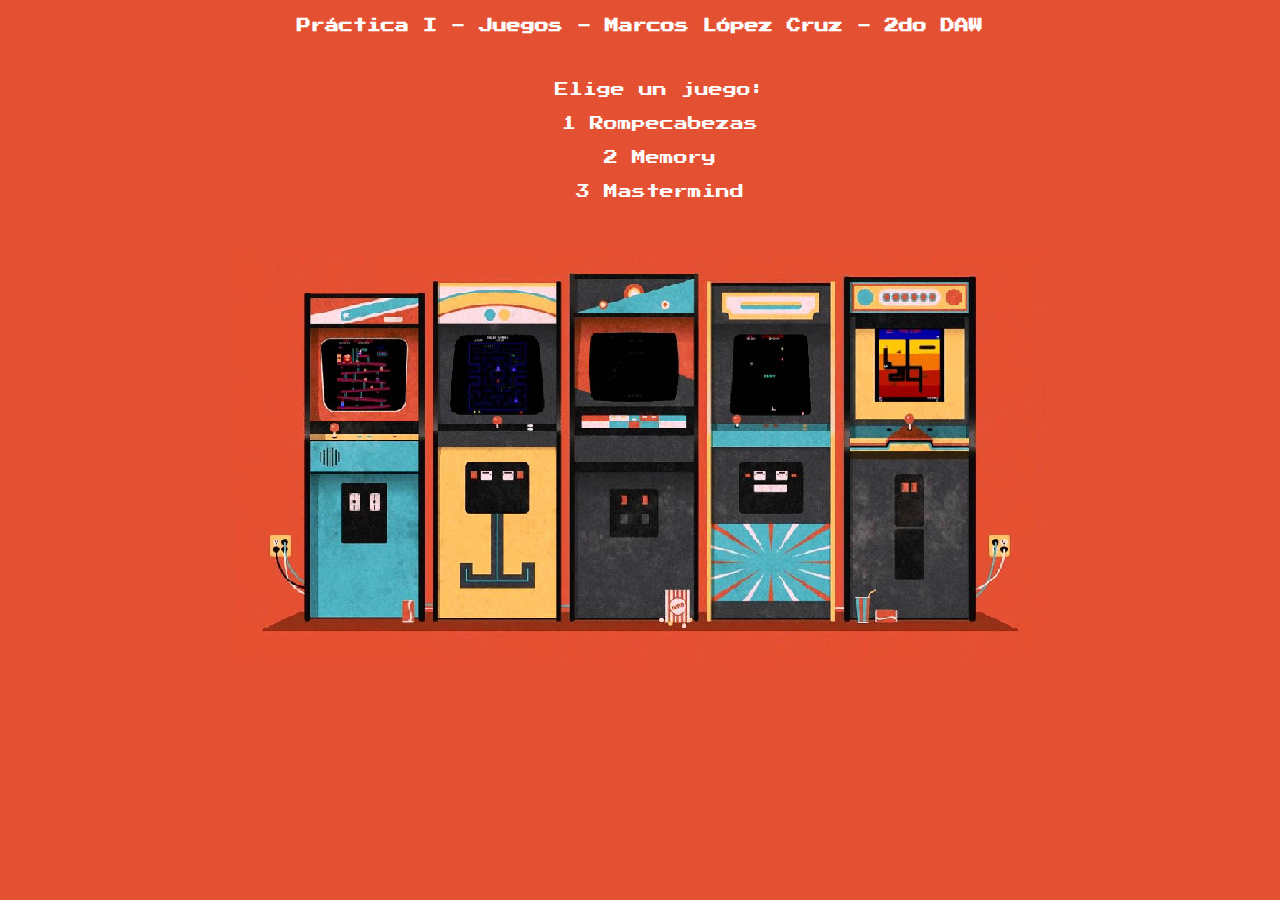
<file: index.html>
<!DOCTYPE html>
<html lang="es">

<head>
    <meta charset="UTF-8">
    <title>Práctica I - Juegos de mesa</title>
    <link rel="stylesheet" href="css/estilos.css">
</head>

<body>
    <h4>Práctica I - Juegos - Marcos López Cruz - 2do DAW</h4>
    <ul>
        <li>Elige un juego:</li>

        <li><a href="html/rompecabezas.html">1 Rompecabezas</a></li>

        <li> <a href="html/parejas.html"> 2 Memory</a></li>

        <li> <a href="html/mastermind.html">3 Mastermind</a></li>

    </ul>
    <img src="img/fondo.jpg" alt="">
    <audio src="musica/arcade.mp3" autoplay loop>
        <p>Su navegador no puede reproducir música.</p>
    </audio>
</body>

</html>
</file>
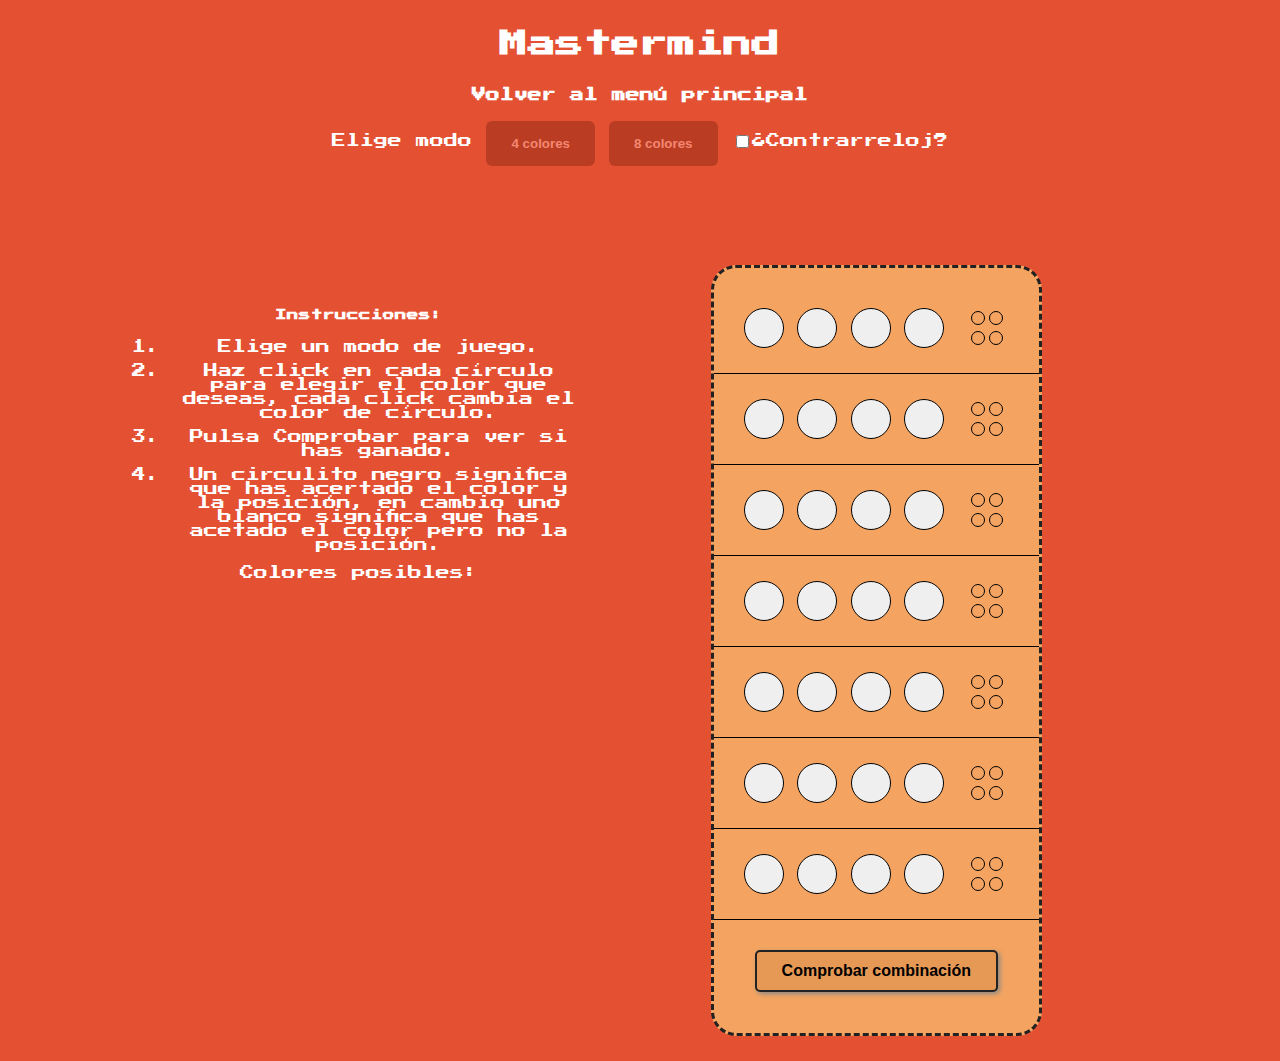
<file: html/mastermind.html>
<!DOCTYPE html>
<html lang="en">

<head>
    <meta charset="UTF-8">
    <title>Mastermind</title>
    <link rel="stylesheet" href="../css/mastermind.css">
    <script src="../js/mastermind.js">
    </script>
    <script src="../js/contrarreloj.js">
    </script>

</head>

<body>
    <h1>Mastermind</h1>
    <h4><a href="../index.html">Volver al menú principal</a></h4>
    <div id="cuadroModos">
        Elige modo
        <button class="modos" onclick="iniciarJuego(4);">4 colores</button>
        <button class="modos" onclick="iniciarJuego(8);">8 colores</button>
        <input type="checkbox" name="contrarreloj" id="contrarreloj">¿Contrarreloj?
    </div>
    <div id="reloj">
        <span id="minutos"></span>
        <span>:</span>
        <span id="segundos"></span>
    </div>
    <div id="instrucciones">
        <h5>Instrucciones:</h5>
        <ol>
            <li>Elige un modo de juego.</li>
            <li>Haz click en cada círculo para elegir el color que deseas, cada click cambia el color de círculo.</li>
            <li>Pulsa Comprobar para ver si has ganado.</li>
            <li>Un circulito negro significa que has acertado el color y la posición, en cambio uno blanco significa que has acetado el color pero no la posición.</li>
        </ol>
        <div id="coloresPosibles">
            <p>Colores posibles:</p>
        </div>
    </div>
    <div id=tablero>
        <div class="fila">
            <div class="circulosGrandes">
                <input type="button" value="" class="circulo">
                <input type="button" value="" class="circulo">
                <input type="button" value="" class="circulo">
                <input type="button" value="" class="circulo">
            </div>
            <div class="circulosPequenos">
                <div class="circulito"></div>
                <div class="circulito"></div>
                <div class="circulito"></div>
                <div class="circulito"></div>
            </div>
        </div>
        <div class="fila">
            <div class="circulosGrandes">
                <input type="button" value="" class="circulo">
                <input type="button" value="" class="circulo">
                <input type="button" value="" class="circulo">
                <input type="button" value="" class="circulo">
            </div>
            <div class="circulosPequenos">
                <div class="circulito"></div>
                <div class="circulito"></div>
                <div class="circulito"></div>
                <div class="circulito"></div>
            </div>
        </div>
        <div class="fila">
            <div class="circulosGrandes">
                <input type="button" value="" class="circulo">
                <input type="button" value="" class="circulo">
                <input type="button" value="" class="circulo">
                <input type="button" value="" class="circulo">
            </div>
            <div class="circulosPequenos">
                <div class="circulito"></div>
                <div class="circulito"></div>
                <div class="circulito"></div>
                <div class="circulito"></div>
            </div>
        </div>
        <div class="fila">
            <div class="circulosGrandes">
                <input type="button" value="" class="circulo">
                <input type="button" value="" class="circulo">
                <input type="button" value="" class="circulo">
                <input type="button" value="" class="circulo">
            </div>
            <div class="circulosPequenos">
                <div class="circulito"></div>
                <div class="circulito"></div>
                <div class="circulito"></div>
                <div class="circulito"></div>
            </div>
        </div>
        <div class="fila">
            <div class="circulosGrandes">
                <input type="button" value="" class="circulo">
                <input type="button" value="" class="circulo">
                <input type="button" value="" class="circulo">
                <input type="button" value="" class="circulo">
            </div>
            <div class="circulosPequenos">
                <div class="circulito"></div>
                <div class="circulito"></div>
                <div class="circulito"></div>
                <div class="circulito"></div>
            </div>
        </div>
        <div class="fila">
            <div class="circulosGrandes">
                <input type="button" value="" class="circulo">
                <input type="button" value="" class="circulo">
                <input type="button" value="" class="circulo">
                <input type="button" value="" class="circulo">
            </div>
            <div class="circulosPequenos">
                <div class="circulito"></div>
                <div class="circulito"></div>
                <div class="circulito"></div>
                <div class="circulito"></div>
            </div>
        </div>
        <div class="fila">
            <div class="circulosGrandes">
                <input type="button" value="" class="circulo">
                <input type="button" value="" class="circulo">
                <input type="button" value="" class="circulo">
                <input type="button" value="" class="circulo">
            </div>
            <div class="circulosPequenos">
                <div class="circulito"></div>
                <div class="circulito"></div>
                <div class="circulito"></div>
                <div class="circulito"></div>
            </div>
        </div>
        <button onclick="comprobar()" id="comprobar">Comprobar combinación</button>
    </div>
</body>

</html>
</file>
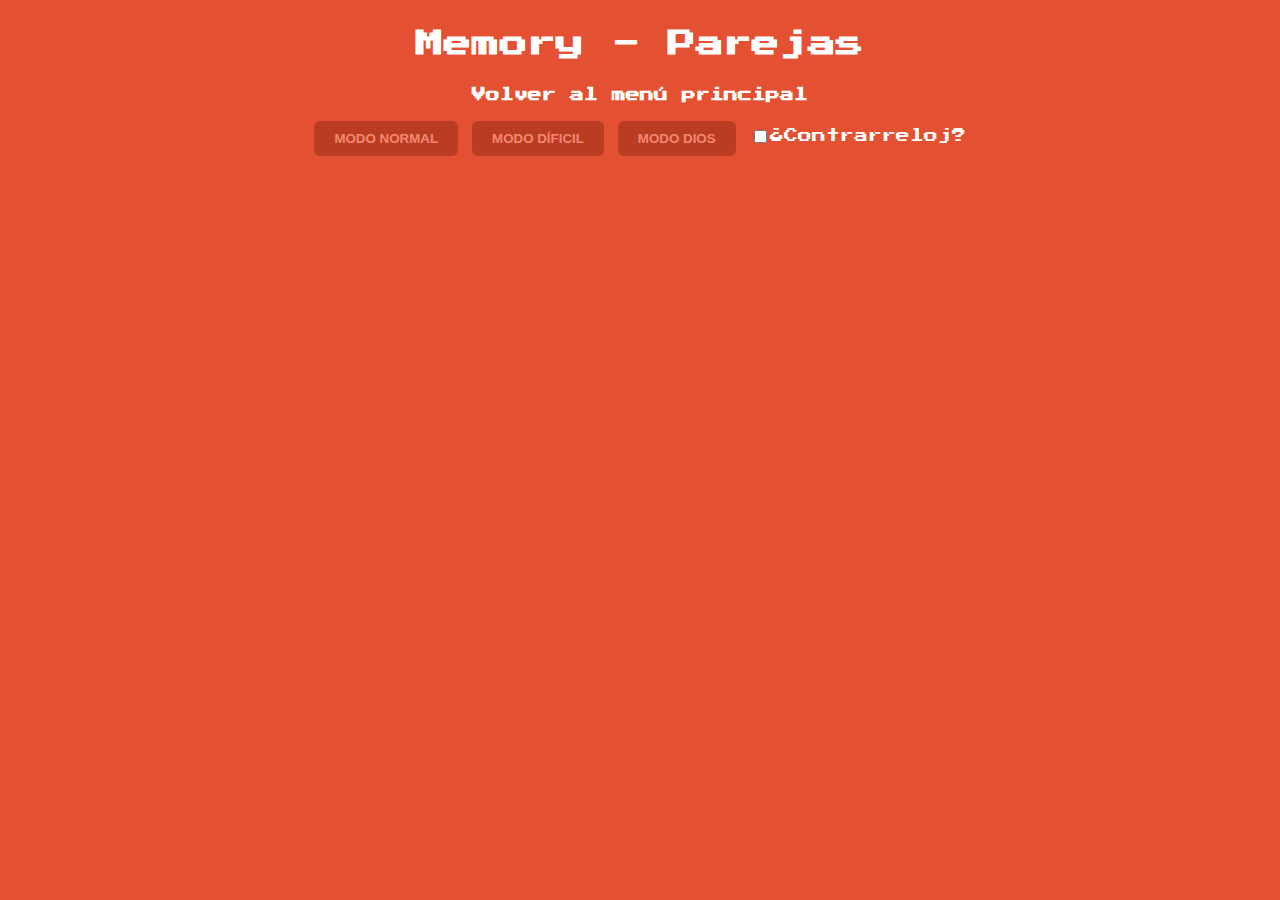
<file: html/parejas.html>
<!-- 30 cartas -->
<!DOCTYPE html>
<html lang="es">

<head>
    <meta charset="UTF-8">
    <title>Memory</title>
    <link rel="stylesheet" href="../css/estilos.css">
    <script src="../js/parejas.js"></script>
    <script src="../js/contrarreloj.js"></script>
    <style>
        #tablero,
        #botones {
            margin: 0 auto;
            text-align: center;
        }
        
        img {
            width: 112.5px;
            height: 157.5px;
            margin: 5px;
            display: inline;
        }
        
        #pintentos {
            visibility: hidden;
        }
    </style>
</head>

<body>
    <div id="botones">
        <h1>Memory - Parejas</h1>
        <h4><a href="../index.html">Volver al menú principal</a></h4>
        <div id="cuadroModos">
            <button onclick="iniciarJuego(15)">MODO NORMAL</button>
            <button onclick="iniciarJuego(25)">MODO DÍFICIL</button>
            <button onclick=" iniciarJuego(40)">MODO DIOS</button>
            <input type="checkbox" name="contrarreloj" id="contrarreloj">¿Contrarreloj?
        </div>
    </div>

    <div id="reloj">
        <span id="minutos"></span>
        <span>:</span>
        <span id="segundos"></span>
    </div>
    <p id="pintentos">Llevas <span id="intentos"></span> intentos</p>
    <div id="tablero"></div>
</body>

</html>
</file>
<file: css/estilos.css>
@import url(https://fonts.googleapis.com/css?family=Press+Start+2P);
body {
    font-family: 'Press Start 2P';
    text-align: center;
    background-color: #E45032;
    font-size: 14px;
    color: white;
}

h1 {
    margin: 30px 0px;
}

ul {
    margin: 50px 0px;
}

li {
    list-style-type: none;
    margin: 20px 0;
}

a {
    text-decoration: none;
    color: white;
}

a:hover {
    color: black;
}

img {
    margin: 0 auto;
    display: block
}

tr,
td {
    margin: 0px;
    padding: 0px;
}

table {
    margin: 0 auto;
}

button,
input[type=submit] {
    padding: 10px 20px;
    border-radius: 6px;
    background-color: #ba3d23;
    border: 0px;
    color: #f48771;
    font-weight: bold;
}

button:hover,
input[type=submit]:hover {
    background-color: #ff4b27;
    color: white;
    border: 1px solid #ba3d23;
}

#reloj {
    background-color: #e8ad56;
    border: 3px dashed brown;
    font-size: 18px;
    border-radius: 12px;
    visibility: hidden;
    width: 200px;
    margin: 15px auto;
    padding: 10px;
}
</file>
<file: css/mastermind.css>
@import url(https://fonts.googleapis.com/css?family=Press+Start+2P);
body {
    text-align: center;
    background-color: #E45032;
    font-size: 14px;
    color: white;
}

button,
input[type=submit] {
    padding: 10px 20px;
    border-radius: 6px;
    background-color: #ba3d23;
    border: 0px;
    color: #f48771;
    font-weight: bold;
}

button:hover,
input[type=submit]:hover {
    background-color: #ff4b27;
    color: white;
    border: 1px solid #ba3d23;
}

#reloj {
    background-color: #e8ad56;
    border: 3px dashed brown;
    font-size: 18px;
    border-radius: 12px;
    visibility: hidden;
    width: 200px;
    margin: 15px auto;
    padding: 10px;
}

#instrucciones {
    float: left;
    width: 450px;
    margin: 50px 10% 0px 10%;
}

#instrucciones li {
    margin: 10px 0px;
}

#tablero {
    float: left;
    border-radius: 25px;
    height: 750px;
    margin: 25px auto;
    width: 325px;
    border: 3px dashed #222;
    padding-top: 15px;
    background-color: sandybrown;
}

h1 {
    margin: 30px 0;
    padding: 0;
}

h1,
h4,
#cuadroModos,
#reloj,
#instrucciones {
    font-family: 'Press Start 2P';
}

.modos {
    padding: 15px 25px;
}

.fila {
    height: 40px;
    width: 300px;
    border-bottom: 1px solid black;
    padding: 25px 0px 25px 25px;
    font-family: inherit;
}

.circulosGrandes {
    float: left;
}

.circulosPequenos {
    float: left;
    width: 50px;
    margin-left: 20px;
}

.circulo {
    border-radius: 26px;
    display: inline-block;
    height: 40px;
    margin: 0 5px;
    width: 40px;
    text-align: center;
    font-size: 11px;
    line-height: 25px;
    border: 1px solid black;
}

.circulito {
    border-radius: 13px;
    border: 1px solid black;
    height: 12px;
    margin: 3.5px 2px 2.5px;
    float: left;
    width: 12px;
    text-align: center;
    font-size: 11px;
    line-height: 25px;
}

#comprobar {
    color: black;
    background-color: #e69855;
    padding: 10px 25px;
    border-radius: 5px;
    font-size: 16px;
    margin-top: 30px;
    border: 2px solid #222;
    box-shadow: 2px 2px 5px #888888;
}

#comprobar:hover {
    background-color: brown;
    color: white;
}

a {
    text-decoration: none;
    color: white;
}

a:hover {
    color: black;
}

.circuloPosible {
    border-radius: 26px;
    display: inline-block;
    height: 40px;
    margin: 0 5px;
    width: 40px;
    text-align: center;
    font-size: 11px;
    line-height: 25px;
    border: 1px solid black;
}
</file>
